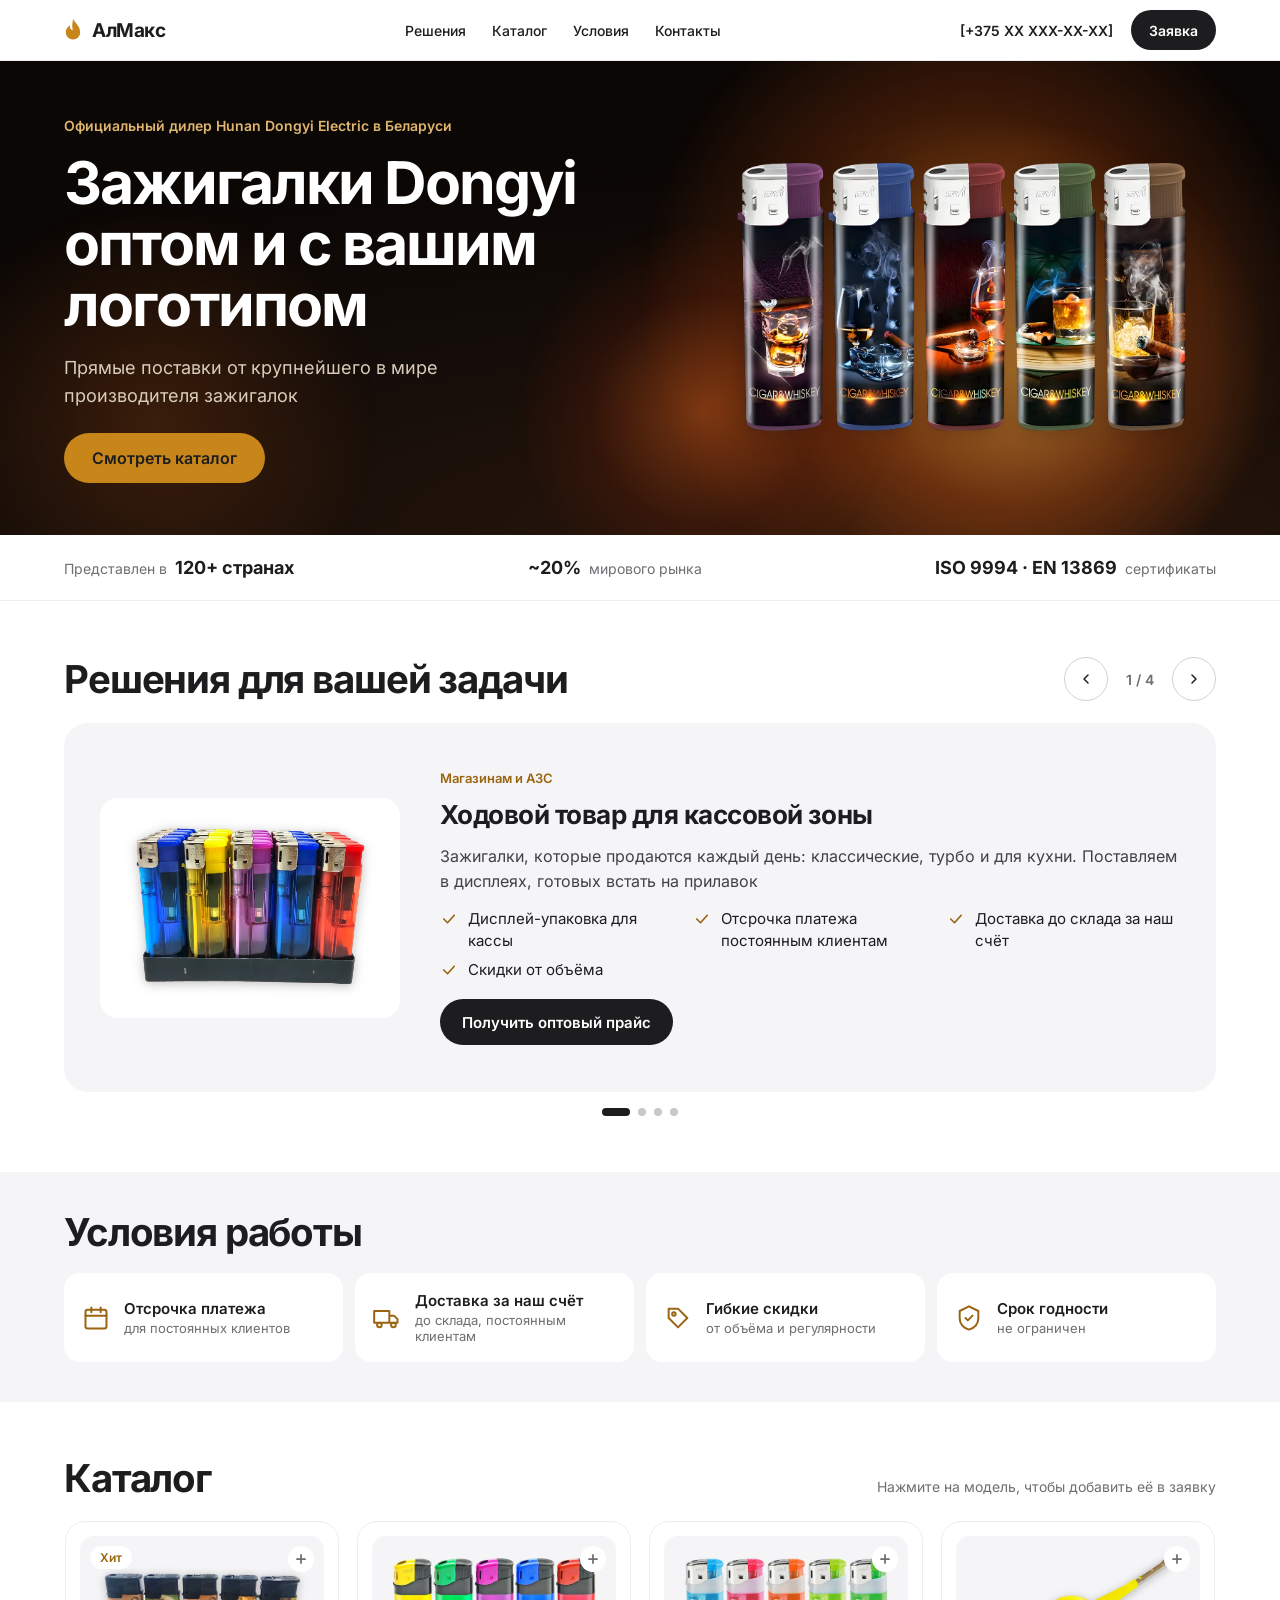
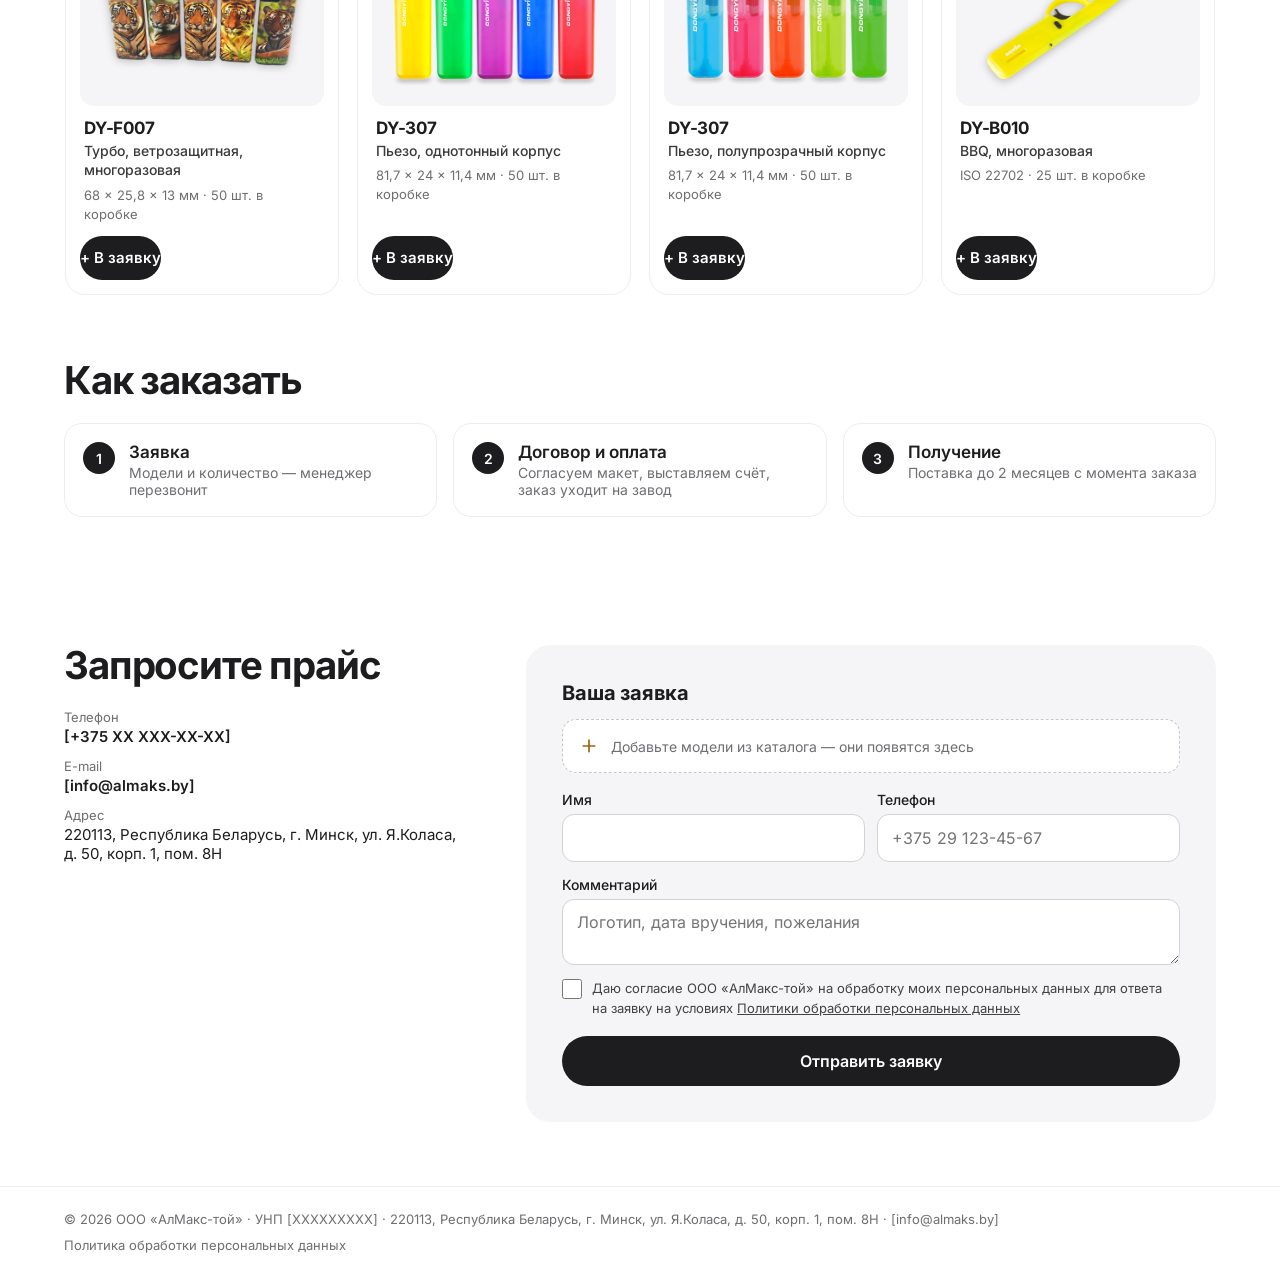
<file: public/index.html>
<!doctype html>
<html lang="ru">
<head>
  <meta charset="utf-8">
  <meta name="viewport" content="width=device-width, initial-scale=1">
  <title>АлМакс — зажигалки Dongyi оптом и с логотипом</title>
  <meta name="description" content="Официальный дилер Hunan Dongyi Electric в Беларуси. Зажигалки оптом, с вашим логотипом и под собственной торговой маркой.">
  <!-- Адрес сайта: замените https://almaks.by/ здесь, в разметке Organization ниже, в robots.txt и sitemap.xml -->
  <link rel="canonical" href="https://almaks.by/">
  <meta name="theme-color" content="#0F0A07">
  <link rel="icon" href="favicon.ico" sizes="any">
  <link rel="icon" href="favicon.svg" type="image/svg+xml">
  <link rel="apple-touch-icon" href="apple-touch-icon.png">
  <meta property="og:type" content="website">
  <meta property="og:locale" content="ru_RU">
  <meta property="og:site_name" content="АлМакс">
  <meta property="og:url" content="https://almaks.by/">
  <meta property="og:title" content="АлМакс — зажигалки Dongyi оптом и с логотипом">
  <meta property="og:description" content="Официальный дилер Hunan Dongyi Electric в Беларуси. Зажигалки оптом, с вашим логотипом и под собственной торговой маркой.">
  <meta property="og:image" content="https://almaks.by/images/og-image.jpg">
  <meta property="og:image:width" content="1200">
  <meta property="og:image:height" content="630">
  <meta property="og:image:alt" content="Зажигалки Dongyi серии Cigar and Whiskey">
  <meta name="twitter:card" content="summary_large_image">
  <link rel="preload" href="fonts/inter-cyrillic-wght-normal.woff2" as="font" type="font/woff2" crossorigin>
  <link rel="stylesheet" href="styles.css">
  <script type="application/ld+json">
  {
    "@context": "https://schema.org",
    "@type": "Organization",
    "name": "ООО «АлМакс-той»",
    "alternateName": "АлМакс",
    "url": "https://almaks.by/",
    "logo": "https://almaks.by/apple-touch-icon.png",
    "telephone": "[+375 XX XXX-XX-XX]",
    "email": "[info@almaks.by]",
    "taxID": "[XXXXXXXXX]",
    "address": {
      "@type": "PostalAddress",
      "streetAddress": "ул. Я.Коласа, д. 50, корп. 1, пом. 8Н",
      "addressLocality": "Минск",
      "postalCode": "220113",
      "addressCountry": "BY"
    }
  }
  </script>
</head>
<body>

<!-- HEADER -->
<header class="header">
  <div class="container header__inner">
    <a class="logo" href="#top">
      <svg width="18" height="24" viewBox="0 0 22 30" aria-hidden="true"><path d="M11 1c3 6 9 9 9 17a9 9 0 0 1-18 0c0-5 3-7 5-9 0 4 1 6 4 6-2-5 0-10 0-14z" fill="#C8861A"/></svg>
      <span>АлМакс</span>
    </a>
    <nav class="nav" aria-label="Основное меню">
      <a href="#solutions">Решения</a>
      <a href="#catalog">Каталог</a>
      <a href="#work">Условия</a>
      <a href="#contact">Контакты</a>
    </nav>
    <div class="header__actions">
      <a class="header__phone" href="tel:+375000000000">[+375 XX XXX-XX-XX]</a>
      <a class="btn btn-dark btn-sm" href="#contact">Заявка<span class="cart-badge" id="cartBadge" hidden>0</span></a>
    </div>
  </div>
</header>

<main>
  <!-- HERO -->
  <section id="top" class="hero">
    <div class="hero__fire" aria-hidden="true">
      <div class="hero__bg"></div>
      <div class="flame fa" style="left:48%;bottom:-26%;width:56%;background:radial-gradient(circle,rgba(255,140,40,.55) 0%,rgba(230,90,20,.22) 38%,rgba(200,60,10,0) 66%)"></div>
      <div class="flame fb" style="left:60%;bottom:-18%;width:40%;background:radial-gradient(circle,rgba(255,190,80,.45) 0%,rgba(255,120,30,.16) 40%,rgba(255,90,0,0) 68%)"></div>
      <div class="flame fc" style="left:40%;bottom:-14%;width:30%;background:radial-gradient(circle,rgba(255,110,30,.4) 0%,rgba(200,50,10,.12) 42%,rgba(160,30,0,0) 70%)"></div>
      <div class="flame fb" style="left:-8%;bottom:-30%;width:40%;background:radial-gradient(circle,rgba(200,90,20,.22) 0%,rgba(160,60,10,0) 62%)"></div>
      <span class="ember" style="--dx:-24px;left:58%;bottom:6%;width:3px;height:3px;background:#FFC46B;animation-duration:6s;animation-delay:0s"></span>
      <span class="ember" style="--dx:30px;left:66%;bottom:4%;width:4px;height:4px;background:#FFA53A;animation-duration:7.5s;animation-delay:1.8s"></span>
      <span class="ember" style="--dx:-12px;left:74%;bottom:8%;width:3px;height:3px;background:#FFD08A;animation-duration:8.5s;animation-delay:3.4s"></span>
      <span class="ember" style="--dx:18px;left:84%;bottom:5%;width:3px;height:3px;background:#FFB347;animation-duration:7s;animation-delay:5s"></span>
      <span class="ember" style="--dx:-36px;left:50%;bottom:3%;width:2px;height:2px;background:#FFC46B;animation-duration:9s;animation-delay:2.6s"></span>
    </div>
    <div class="container hero__inner">
      <div class="hero__text">
        <span class="hero__eyebrow in1">Официальный дилер Hunan Dongyi Electric в Беларуси</span>
        <h1 class="in1">Зажигалки Dongyi оптом и с вашим логотипом</h1>
        <p class="hero__lead in2">Прямые поставки от крупнейшего в мире производителя зажигалок</p>
        <a class="btn btn-gold btn-lg in3" href="#catalog">Смотреть каталог</a>
      </div>
      <div class="hero__media in4">
        <img class="float" src="images/hero-cigar-whiskey.webp" width="1400" height="903" alt="Пьезозажигалки серии Cigar and Whiskey">
      </div>
    </div>
  </section>

  <!-- PROOF -->
  <section class="proof" aria-label="О производителе">
    <dl class="container proof__list">
      <div><dt>Представлен в</dt><dd class="strong">120+ странах</dd></div>
      <div><dt class="strong">~20%</dt><dd>мирового рынка</dd></div>
      <div><dt class="strong">ISO 9994 · EN 13869</dt><dd>сертификаты</dd></div>
    </dl>
  </section>

  <!-- SOLUTIONS SLIDER -->
  <section id="solutions" class="container section" aria-roledescription="карусель" aria-label="Решения для вашей задачи">
    <div class="section__head rv">
      <h2>Решения для вашей задачи</h2>
      <div class="slider__controls">
        <button class="arrow" type="button" data-slide="prev" aria-label="Предыдущее решение"><svg width="16" height="16" viewBox="0 0 24 24" fill="none" stroke="currentColor" stroke-width="2.2" stroke-linecap="round" stroke-linejoin="round" aria-hidden="true"><path d="M15 18l-6-6 6-6"/></svg></button>
        <span class="slider__pos" id="slidePos">1 / 4</span>
        <button class="arrow" type="button" data-slide="next" aria-label="Следующее решение"><svg width="16" height="16" viewBox="0 0 24 24" fill="none" stroke="currentColor" stroke-width="2.2" stroke-linecap="round" stroke-linejoin="round" aria-hidden="true"><path d="M9 6l6 6-6 6"/></svg></button>
      </div>
    </div>
    <div class="slider rv">
      <div class="slider__track" id="track">

        <div class="slide" role="group" aria-roledescription="слайд" aria-label="1 из 4" data-label="Магазинам и АЗС">
          <div class="slide__media"><img src="images/solution-shops.webp" width="1000" height="724" loading="lazy" alt="Дисплей с прозрачными зажигалками для кассовой зоны"></div>
          <div class="slide__body">
            <span class="slide__label">Магазинам и АЗС</span>
            <h3>Ходовой товар для кассовой зоны</h3>
            <p>Зажигалки, которые продаются каждый день: классические, турбо и для кухни. Поставляем в дисплеях, готовых встать на прилавок</p>
            <ul class="checks">
              <li>Дисплей-упаковка для кассы</li>
              <li>Отсрочка платежа постоянным клиентам</li>
              <li>Доставка до склада за наш счёт</li>
              <li>Скидки от объёма</li>
            </ul>
            <a class="btn btn-dark" href="#contact">Получить оптовый прайс</a>
          </div>
        </div>

        <div class="slide" role="group" aria-roledescription="слайд" aria-label="2 из 4" data-label="Корпоративным подаркам">
          <div class="slide__media"><img src="images/solution-gifts.webp" width="1000" height="593" loading="lazy" alt="Подарочные зажигалки серии «Тигр»"></div>
          <div class="slide__body">
            <span class="slide__label">Корпоративным подаркам</span>
            <h3>Подарок с логотипом, который будут носить с собой</h3>
            <p>Практичный сувенир для коллег, партнёров и клиентов: на 23 февраля, Новый год, юбилей компании или выставку</p>
            <ul class="checks">
              <li>Ваш логотип и слоган на корпусе</li>
              <li>Стильные мужские серии принтов</li>
              <li>Макет согласуем до производства</li>
              <li>Один договор и счёт для бухгалтерии</li>
            </ul>
            <a class="btn btn-dark" href="#contact">Рассчитать тираж с логотипом</a>
          </div>
        </div>

        <div class="slide" role="group" aria-roledescription="слайд" aria-label="3 из 4" data-label="Своей торговой марке">
          <div class="slide__media"><img src="images/solution-brand.webp" width="1000" height="636" loading="lazy" alt="Зажигалки с фирменным принтом серии Fashion"></div>
          <div class="slide__body">
            <span class="slide__label">Своей торговой марке</span>
            <h3>Зажигалки под вашим брендом</h3>
            <p>Собственная торговая марка с производством на заводе Dongyi</p>
            <ul class="checks">
              <li>Дизайн корпуса под ваш бренд</li>
              <li>Блистерная упаковка для полки</li>
              <li>Готовые серии принтов на выбор</li>
              <li>Сертифицированная продукция</li>
            </ul>
            <a class="btn btn-dark" href="#contact">Заказать под своей маркой</a>
          </div>
        </div>

        <div class="slide" role="group" aria-roledescription="слайд" aria-label="4 из 4" data-label="Хозтоварам и HoReCa">
          <div class="slide__media slide__media--photo"><img src="images/solution-horeca.webp" width="1048" height="1400" loading="lazy" alt="Цветные BBQ-зажигалки с длинным стволом"></div>
          <div class="slide__body">
            <span class="slide__label">Хозтоварам и HoReCa</span>
            <h3>BBQ-зажигалка для кухни, гриля и камина</h3>
            <p>DY-B010 — многоразовая зажигалка с длинным стволом. Ходовой товар для хозяйственных отделов, супермаркетов, ресторанов и гриль-баров</p>
            <ul class="checks">
              <li>Длинный ствол — рука дальше от огня</li>
              <li>Многоразовая, заправляемая</li>
              <li>Стандарт ISO 22702</li>
              <li>25 шт. в коробке</li>
            </ul>
            <a class="btn btn-dark" href="#contact">Получить прайс на DY-B010</a>
          </div>
        </div>

      </div>
    </div>
    <div class="slider__dots" id="dots"></div>
  </section>

  <!-- TERMS -->
  <section id="work" class="terms">
    <div class="container terms__inner">
      <h2 class="rv">Условия работы</h2>
      <ul class="terms__list rv">
        <li><svg width="28" height="28" viewBox="0 0 24 24" fill="none" stroke="#9A6410" stroke-width="1.7" stroke-linecap="round" stroke-linejoin="round" aria-hidden="true"><rect x="3" y="5" width="18" height="16" rx="2"/><path d="M3 10h18M8 3v4M16 3v4"/></svg><span><b>Отсрочка платежа</b><small>для постоянных клиентов</small></span></li>
        <li><svg width="28" height="28" viewBox="0 0 24 24" fill="none" stroke="#9A6410" stroke-width="1.7" stroke-linecap="round" stroke-linejoin="round" aria-hidden="true"><path d="M1 6h13v10H1zM14 10h4l3 3v3h-7z"/><circle cx="5.5" cy="18" r="2"/><circle cx="17.5" cy="18" r="2"/></svg><span><b>Доставка за наш счёт</b><small>до склада, постоянным клиентам</small></span></li>
        <li><svg width="28" height="28" viewBox="0 0 24 24" fill="none" stroke="#9A6410" stroke-width="1.7" stroke-linecap="round" stroke-linejoin="round" aria-hidden="true"><path d="M20 12 12 20l-8-8V4h8z"/><circle cx="8.5" cy="8.5" r="1.5"/></svg><span><b>Гибкие скидки</b><small>от объёма и регулярности</small></span></li>
        <li><svg width="28" height="28" viewBox="0 0 24 24" fill="none" stroke="#9A6410" stroke-width="1.7" stroke-linecap="round" stroke-linejoin="round" aria-hidden="true"><path d="M12 2 4 6v6c0 5 3.5 8.5 8 10 4.5-1.5 8-5 8-10V6z"/><path d="m9 12 2 2 4-4"/></svg><span><b>Срок годности</b><small>не ограничен</small></span></li>
      </ul>
    </div>
  </section>

  <!-- CATALOG -->
  <section id="catalog" class="container section">
    <div class="section__head section__head--baseline rv">
      <h2>Каталог</h2>
      <span class="muted">Нажмите на модель, чтобы добавить её в заявку</span>
    </div>
    <div class="catalog" id="catalogGrid"><!-- карточки строит script.js из списка PRODUCTS --></div>
  </section>

  <!-- HOW TO ORDER -->
  <section id="order" class="container section section--tight">
    <h2 class="rv">Как заказать</h2>
    <ol class="steps rv">
      <li><span class="steps__num">1</span><span><b>Заявка</b><small>Модели и количество — менеджер перезвонит</small></span></li>
      <li><span class="steps__num">2</span><span><b>Договор и оплата</b><small>Согласуем макет, выставляем счёт, заказ уходит на завод</small></span></li>
      <li><span class="steps__num">3</span><span><b>Получение</b><small>Поставка до 2 месяцев с момента заказа</small></span></li>
    </ol>
  </section>

  <!-- CONTACT + ORDER -->
  <section id="contact" class="container section">
    <div class="contact">
      <div class="contact__info rv">
        <h2>Запросите прайс</h2>
        <div class="contact__list">
          <span><small>Телефон</small><b>[+375 XX XXX-XX-XX]</b></span>
          <span><small>E-mail</small><b>[info@almaks.by]</b></span>
          <span><small>Адрес</small>220113, Республика Беларусь, г. Минск, ул. Я.Коласа, д. 50, корп. 1, пом. 8Н</span>
        </div>
      </div>

      <div class="contact__form rv">
        <form id="orderForm" novalidate>
          <div class="form__head">
            <h3>Ваша заявка</h3>
            <span class="muted" id="cartSummary"></span>
          </div>
          <a href="#catalog" class="cart-empty" id="cartEmpty"><svg width="20" height="20" viewBox="0 0 24 24" fill="none" stroke="#9A6410" stroke-width="2" stroke-linecap="round" aria-hidden="true"><path d="M12 5v14M5 12h14"/></svg>Добавьте модели из каталога — они появятся здесь</a>
          <table class="cart" id="cartTable" hidden>
            <thead>
              <tr><th scope="col">Модель</th><th scope="col" class="cart__qty">Количество, шт.</th><th scope="col" class="cart__rm"><span class="sr-only">Удалить</span></th></tr>
            </thead>
            <tbody id="cartBody"></tbody>
          </table>
          <div class="form__grid">
            <label>Имя<input type="text" name="name" autocomplete="name" maxlength="100" required></label>
            <label>Телефон<input type="tel" name="phone" autocomplete="tel" inputmode="tel" maxlength="25" placeholder="+375 29 123-45-67" required></label>
          </div>
          <label>Комментарий<textarea name="comment" rows="2" maxlength="2000" placeholder="Логотип, дата вручения, пожелания"></textarea></label>
          <!-- ловушка для ботов: человек это поле не видит и не заполняет -->
          <div class="hp" aria-hidden="true"><label>Сайт<input type="text" name="website" tabindex="-1" autocomplete="off"></label></div>
          <label class="form__check"><input type="checkbox" name="consent" required><span>Даю согласие ООО «АлМакс-той» на обработку моих персональных данных для ответа на заявку на условиях <a href="privacy.html" target="_blank">Политики обработки персональных данных</a></span></label>
          <div class="captcha" id="captcha"></div>
          <p class="form__error" id="formError" role="alert" hidden></p>
          <button class="btn btn-dark btn-lg" type="submit" id="submitBtn">Отправить заявку</button>
        </form>
        <div class="sent" id="sentBox" hidden>
          <svg width="44" height="44" viewBox="0 0 24 24" fill="none" stroke="#1F8A3B" stroke-width="1.8" stroke-linecap="round" stroke-linejoin="round" aria-hidden="true"><circle cx="12" cy="12" r="10"/><path d="m8 12 3 3 5-6"/></svg>
          <span class="sent__title">Заявка отправлена</span>
          <p>Менеджер свяжется с вами в рабочее время</p>
          <button type="button" class="link-btn" id="sendAgain">Отправить ещё одну ›</button>
        </div>
      </div>
    </div>
  </section>
</main>

<footer class="footer">
  <div class="container footer__inner">
    <span>© 2026 ООО «АлМакс-той» · УНП [XXXXXXXXX] · 220113, Республика Беларусь, г. Минск, ул. Я.Коласа, д. 50, корп. 1, пом. 8Н · [info@almaks.by]</span>
    <a href="privacy.html">Политика обработки персональных данных</a>
  </div>
</footer>

<script src="script.js"></script>
</body>
</html>
</file>
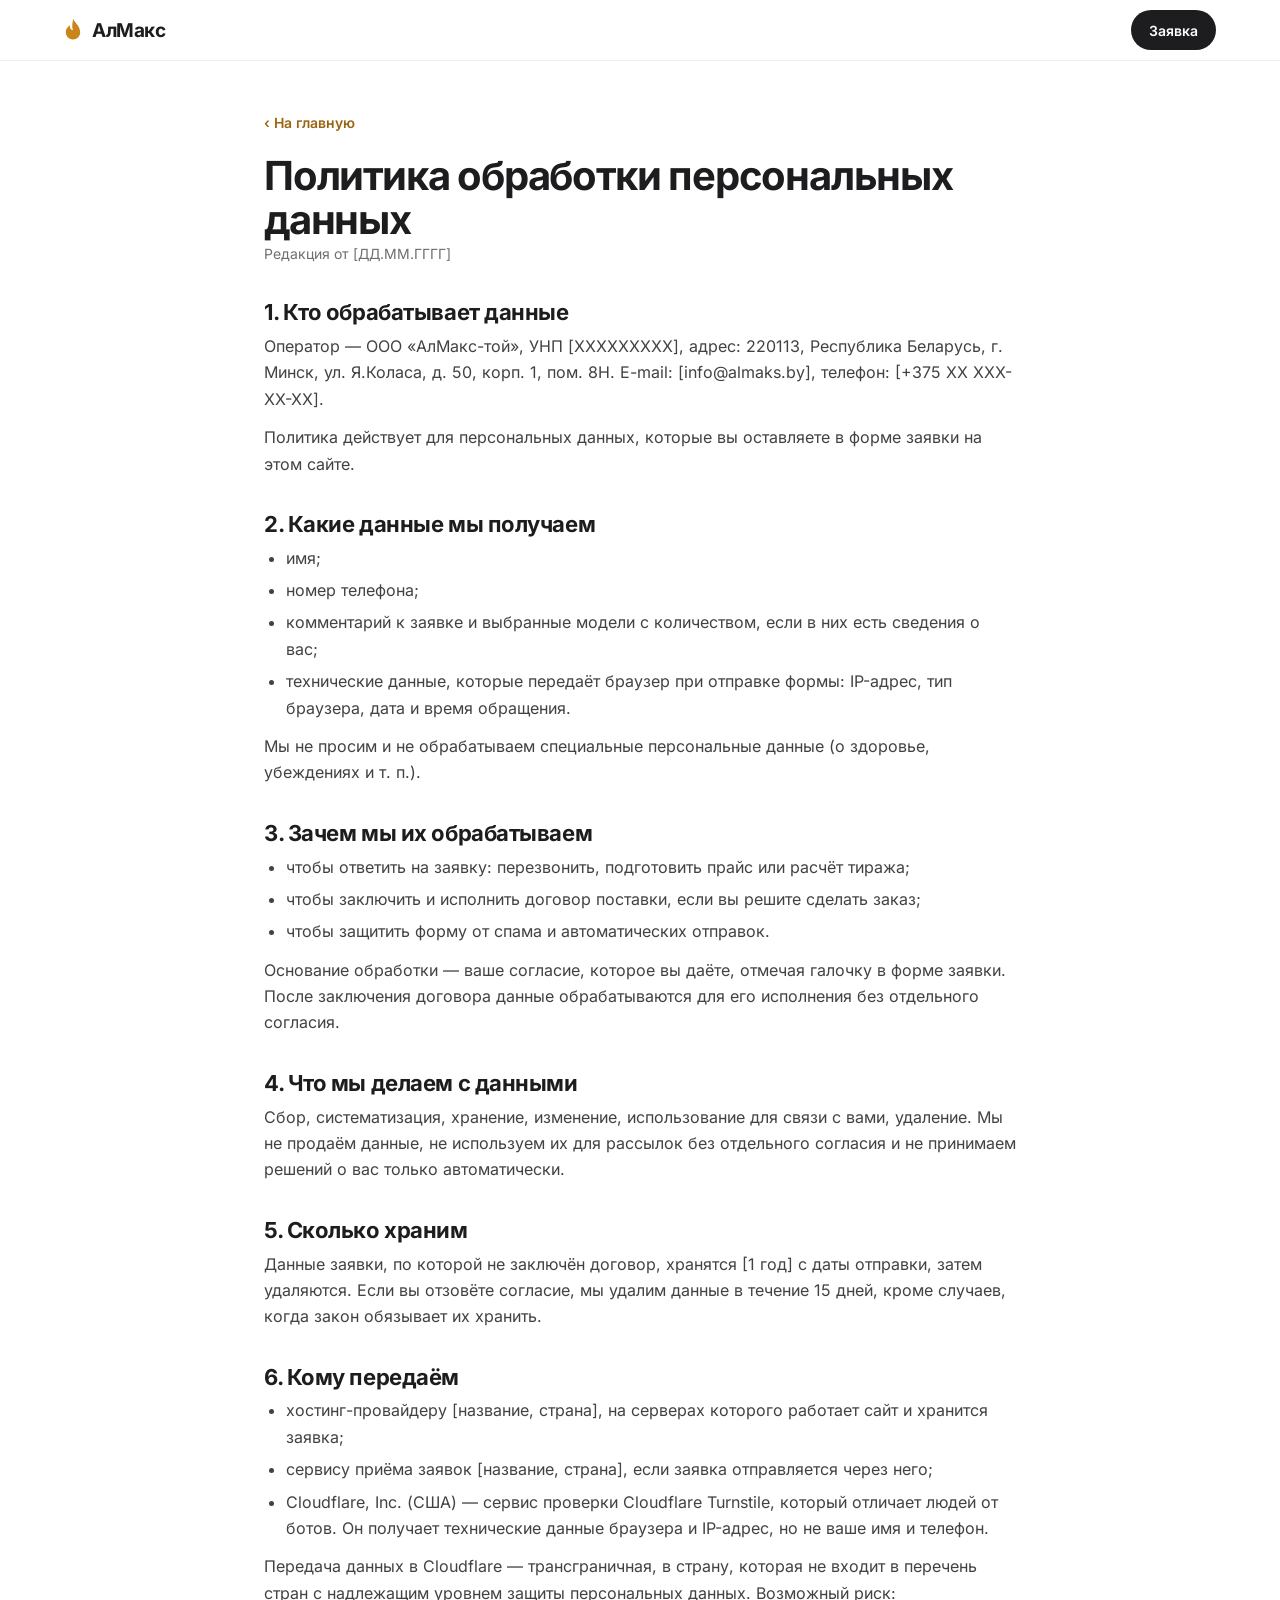
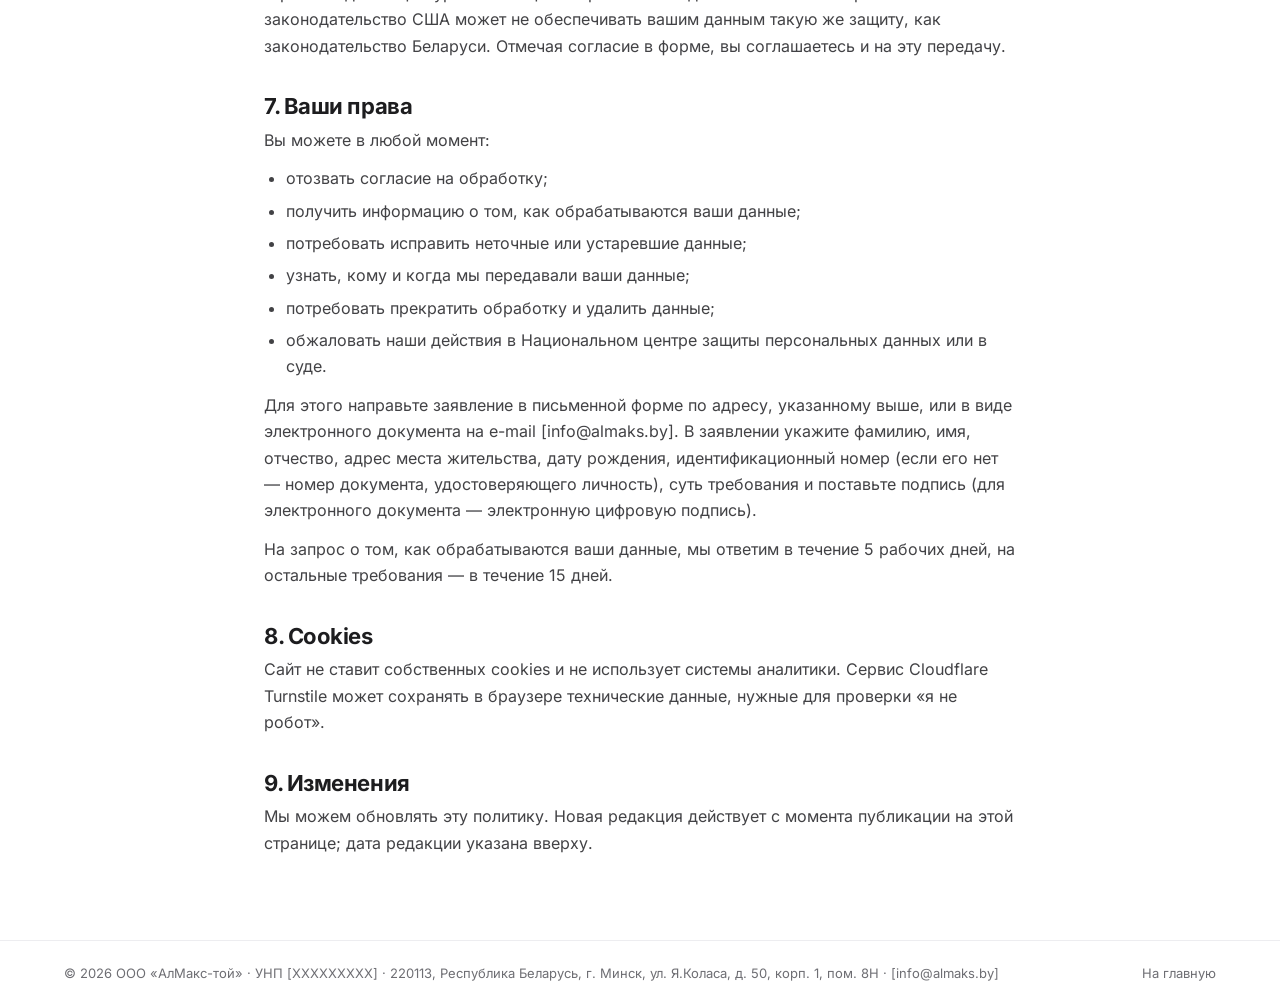
<file: public/privacy.html>
<!doctype html>
<html lang="ru">
<head>
  <meta charset="utf-8">
  <meta name="viewport" content="width=device-width, initial-scale=1">
  <title>Политика обработки персональных данных — АлМакс</title>
  <meta name="description" content="Как ООО «АлМакс-той» обрабатывает персональные данные, полученные через заявку на сайте.">
  <link rel="canonical" href="https://almaks.by/privacy.html">
  <meta name="theme-color" content="#0F0A07">
  <link rel="icon" href="favicon.ico" sizes="any">
  <link rel="icon" href="favicon.svg" type="image/svg+xml">
  <link rel="apple-touch-icon" href="apple-touch-icon.png">
  <link rel="preload" href="fonts/inter-cyrillic-wght-normal.woff2" as="font" type="font/woff2" crossorigin>
  <link rel="stylesheet" href="styles.css">
</head>
<body>

<header class="header">
  <div class="container header__inner">
    <a class="logo" href="index.html">
      <svg width="18" height="24" viewBox="0 0 22 30" aria-hidden="true"><path d="M11 1c3 6 9 9 9 17a9 9 0 0 1-18 0c0-5 3-7 5-9 0 4 1 6 4 6-2-5 0-10 0-14z" fill="#C8861A"/></svg>
      <span>АлМакс</span>
    </a>
    <div class="header__actions">
      <a class="btn btn-dark btn-sm" href="index.html#contact">Заявка</a>
    </div>
  </div>
</header>

<!--
  Шаблон политики по Закону Республики Беларусь от 07.05.2021 № 99-З «О защите персональных данных».
  Перед публикацией: замените значения в [квадратных скобках] и покажите текст юристу.
-->
<main class="container doc">
  <a class="doc__back" href="index.html">‹ На главную</a>
  <h1>Политика обработки персональных данных</h1>
  <p class="doc__meta">Редакция от [ДД.ММ.ГГГГ]</p>

  <h2>1. Кто обрабатывает данные</h2>
  <p>Оператор — ООО «АлМакс-той», УНП [XXXXXXXXX], адрес: 220113, Республика Беларусь, г. Минск, ул. Я.Коласа, д. 50, корп. 1, пом. 8Н. E-mail: [info@almaks.by], телефон: [+375 XX XXX-XX-XX].</p>
  <p>Политика действует для персональных данных, которые вы оставляете в форме заявки на этом сайте.</p>

  <h2>2. Какие данные мы получаем</h2>
  <ul>
    <li>имя;</li>
    <li>номер телефона;</li>
    <li>комментарий к заявке и выбранные модели с количеством, если в них есть сведения о вас;</li>
    <li>технические данные, которые передаёт браузер при отправке формы: IP-адрес, тип браузера, дата и время обращения.</li>
  </ul>
  <p>Мы не просим и не обрабатываем специальные персональные данные (о здоровье, убеждениях и т. п.).</p>

  <h2>3. Зачем мы их обрабатываем</h2>
  <ul>
    <li>чтобы ответить на заявку: перезвонить, подготовить прайс или расчёт тиража;</li>
    <li>чтобы заключить и исполнить договор поставки, если вы решите сделать заказ;</li>
    <li>чтобы защитить форму от спама и автоматических отправок.</li>
  </ul>
  <p>Основание обработки — ваше согласие, которое вы даёте, отмечая галочку в форме заявки. После заключения договора данные обрабатываются для его исполнения без отдельного согласия.</p>

  <h2>4. Что мы делаем с данными</h2>
  <p>Сбор, систематизация, хранение, изменение, использование для связи с вами, удаление. Мы не продаём данные, не используем их для рассылок без отдельного согласия и не принимаем решений о вас только автоматически.</p>

  <h2>5. Сколько храним</h2>
  <p>Данные заявки, по которой не заключён договор, хранятся [1 год] с даты отправки, затем удаляются. Если вы отзовёте согласие, мы удалим данные в течение 15 дней, кроме случаев, когда закон обязывает их хранить.</p>

  <h2>6. Кому передаём</h2>
  <ul>
    <li>хостинг-провайдеру [название, страна], на серверах которого работает сайт и хранится заявка;</li>
    <li>сервису приёма заявок [название, страна], если заявка отправляется через него;</li>
    <li>Cloudflare, Inc. (США) — сервис проверки Cloudflare Turnstile, который отличает людей от ботов. Он получает технические данные браузера и IP-адрес, но не ваше имя и телефон.</li>
  </ul>
  <p>Передача данных в Cloudflare — трансграничная, в страну, которая не входит в перечень стран с надлежащим уровнем защиты персональных данных. Возможный риск: законодательство США может не обеспечивать вашим данным такую же защиту, как законодательство Беларуси. Отмечая согласие в форме, вы соглашаетесь и на эту передачу.</p>

  <h2>7. Ваши права</h2>
  <p>Вы можете в любой момент:</p>
  <ul>
    <li>отозвать согласие на обработку;</li>
    <li>получить информацию о том, как обрабатываются ваши данные;</li>
    <li>потребовать исправить неточные или устаревшие данные;</li>
    <li>узнать, кому и когда мы передавали ваши данные;</li>
    <li>потребовать прекратить обработку и удалить данные;</li>
    <li>обжаловать наши действия в Национальном центре защиты персональных данных или в суде.</li>
  </ul>
  <p>Для этого направьте заявление в письменной форме по адресу, указанному выше, или в виде электронного документа на e-mail [info@almaks.by]. В заявлении укажите фамилию, имя, отчество, адрес места жительства, дату рождения, идентификационный номер (если его нет — номер документа, удостоверяющего личность), суть требования и поставьте подпись (для электронного документа — электронную цифровую подпись).</p>
  <p>На запрос о том, как обрабатываются ваши данные, мы ответим в течение 5 рабочих дней, на остальные требования — в течение 15 дней.</p>

  <h2>8. Cookies</h2>
  <p>Сайт не ставит собственных cookies и не использует системы аналитики. Сервис Cloudflare Turnstile может сохранять в браузере технические данные, нужные для проверки «я не робот».</p>

  <h2>9. Изменения</h2>
  <p>Мы можем обновлять эту политику. Новая редакция действует с момента публикации на этой странице; дата редакции указана вверху.</p>
</main>

<footer class="footer">
  <div class="container footer__inner">
    <span>© 2026 ООО «АлМакс-той» · УНП [XXXXXXXXX] · 220113, Республика Беларусь, г. Минск, ул. Я.Коласа, д. 50, корп. 1, пом. 8Н · [info@almaks.by]</span>
    <a href="index.html">На главную</a>
  </div>
</footer>

</body>
</html>
</file>
<file: public/styles.css>
/* ===== АлМакс — стили ===== */

/* Шрифт Inter (SIL OFL 1.1) лежит в fonts/: вариативный, одним файлом закрывает 400–700 */
@font-face {
  font-family: Inter;
  font-style: normal;
  font-weight: 100 900;
  font-display: swap;
  src: url(fonts/inter-cyrillic-wght-normal.woff2) format('woff2');
  unicode-range: U+0301, U+0400-045F, U+0490-0491, U+04B0-04B1, U+2116;
}
@font-face {
  font-family: Inter;
  font-style: normal;
  font-weight: 100 900;
  font-display: swap;
  src: url(fonts/inter-latin-wght-normal.woff2) format('woff2');
  unicode-range: U+0000-00FF, U+0131, U+0152-0153, U+02BB-02BC, U+02C6, U+02DA, U+02DC, U+0304, U+0308, U+0329, U+2000-206F, U+20AC, U+2122, U+2191, U+2193, U+2212, U+2215, U+FEFF, U+FFFD;
}

:root {
  --ink: #1D1D1F;
  --ink-2: #3A3A3C;
  --text-2: #424245;
  --muted: #6E6E73;
  --line: #EDEDF0;
  --line-2: #D2D2D7;
  --bg-soft: #F5F5F7;
  --gold: #C8861A;
  --gold-hover: #D9962A;
  --gold-text: #9A6410;
  --radius-pill: 980px;
}

*, *::before, *::after { box-sizing: border-box; }
html { scroll-behavior: smooth; scroll-padding-top: 72px; }
body {
  margin: 0;
  font-family: Inter, -apple-system, system-ui, sans-serif;
  color: var(--ink);
  background: #FFFFFF;
  -webkit-font-smoothing: antialiased;
}
img { display: block; max-width: 100%; height: auto; }
a { color: var(--ink); }
a:hover { color: var(--gold-text); }
input, textarea, button, select { font-family: inherit; }
h1, h2, h3 { margin: 0; }
h2 { font-size: clamp(28px, 3vw, 40px); font-weight: 700; letter-spacing: -0.03em; line-height: 1.08; }
.muted { font-size: 14px; color: var(--muted); }
.sr-only { position: absolute; width: 1px; height: 1px; overflow: hidden; clip: rect(0 0 0 0); white-space: nowrap; }

.container { max-width: 1200px; margin: 0 auto; padding-left: 24px; padding-right: 24px; }
.section { padding-top: 56px; padding-bottom: 56px; }
.section--tight { padding-top: 8px; padding-bottom: 64px; }
.section--tight > h2 { margin-bottom: 22px; }
.section__head { display: flex; flex-wrap: wrap; justify-content: space-between; align-items: center; gap: 16px; margin-bottom: 22px; }
.section__head--baseline { align-items: baseline; gap: 10px; margin-bottom: 20px; }

/* ===== Кнопки ===== */
.btn {
  display: inline-flex; align-items: center; justify-content: center; gap: 8px;
  min-height: 46px; padding: 0 22px; border: none; border-radius: var(--radius-pill);
  font-size: 15px; font-weight: 600; text-decoration: none; cursor: pointer;
  transition: transform .25s ease, background-color .25s ease, box-shadow .25s ease;
}
.btn:hover { transform: translateY(-1px); }
.btn-dark { background: var(--ink); color: #FFFFFF; }
.btn-dark:hover { background: var(--ink-2); color: #FFFFFF; }
.btn-gold { background: var(--gold); color: var(--ink); }
.btn-gold:hover { background: var(--gold-hover); color: var(--ink); box-shadow: 0 10px 26px rgba(200,134,26,.35); }
.btn-sm { min-height: 40px; padding: 0 18px; font-size: 14px; }
.btn-lg { min-height: 50px; padding: 0 28px; font-size: 16px; }

/* ===== Шапка ===== */
.header {
  position: sticky; top: 0; z-index: 10;
  background: rgba(255,255,255,.88);
  -webkit-backdrop-filter: saturate(180%) blur(16px);
  backdrop-filter: saturate(180%) blur(16px);
  border-bottom: 1px solid var(--line);
}
.header__inner { min-height: 60px; display: flex; flex-wrap: wrap; align-items: center; justify-content: space-between; gap: 8px 28px; }
.logo { display: flex; align-items: center; gap: 10px; text-decoration: none; font-size: 19px; font-weight: 700; letter-spacing: -0.02em; }
.nav { display: flex; flex-wrap: wrap; gap: 4px 26px; font-size: 14px; font-weight: 500; }
.nav a { text-decoration: none; transition: color .25s ease; }
.header__actions { display: flex; align-items: center; gap: 18px; }
.header__phone { font-size: 14px; font-weight: 600; text-decoration: none; white-space: nowrap; }
.cart-badge {
  min-width: 20px; height: 20px; padding: 0 6px; border-radius: 10px;
  background: var(--gold); color: var(--ink); font-size: 12px;
  display: inline-flex; align-items: center; justify-content: center;
}
.cart-badge[hidden] { display: none; }

/* ===== Hero с огнём ===== */
.hero { position: relative; overflow: hidden; background: #0F0A07; color: #FFFFFF; }
.hero__fire { position: absolute; inset: 0; overflow: hidden; }
.hero__bg { position: absolute; inset: 0; background: radial-gradient(120% 80% at 70% 100%, #2A170C 0%, #140D09 55%, #0B0705 100%); }
.flame { position: absolute; aspect-ratio: 1 / 1; border-radius: 50%; will-change: transform, opacity; pointer-events: none; }
.ember { position: absolute; border-radius: 50%; opacity: 0; }
.hero__inner { position: relative; padding-top: 56px; padding-bottom: 52px; display: flex; flex-wrap: wrap; align-items: center; gap: 24px 40px; }
.hero__text { flex: 1.15 1 440px; min-width: 0; display: flex; flex-direction: column; align-items: flex-start; gap: 18px; }
.hero__eyebrow { font-size: 14px; font-weight: 600; color: #E0B56E; }
.hero h1 { font-size: clamp(36px, 4.6vw, 60px); font-weight: 700; line-height: 1.04; letter-spacing: -0.035em; }
.hero__lead { margin: 0; font-size: 18px; line-height: 1.55; color: #D9CCBA; max-width: 500px; }
.hero .btn { margin-top: 6px; }
.hero__media { flex: 1 1 360px; min-width: 0; display: flex; justify-content: center; }
.hero__media img { width: 100%; max-width: 500px; }

/* ===== Факты ===== */
.proof { border-bottom: 1px solid var(--line); }
.proof__list { margin: 0 auto; padding-top: 22px; padding-bottom: 22px; display: flex; flex-wrap: wrap; justify-content: space-between; gap: 12px 32px; font-size: 14px; color: var(--muted); }
.proof__list div { display: flex; gap: 8px; align-items: baseline; }
.proof__list dt, .proof__list dd { margin: 0; }
.proof__list .strong { font-size: 18px; font-weight: 700; color: var(--ink); }

/* ===== Слайдер решений ===== */
.slider__controls { display: flex; align-items: center; gap: 10px; }
.slider__pos { min-width: 44px; text-align: center; font-size: 14px; font-weight: 600; color: var(--muted); }
.arrow {
  width: 44px; height: 44px; border-radius: 50%; border: 1px solid var(--line-2);
  background: #FFFFFF; color: var(--ink); cursor: pointer;
  display: flex; align-items: center; justify-content: center;
  transition: background-color .25s ease, border-color .25s ease, color .25s ease;
}
.arrow:hover { background: var(--ink); color: #FFFFFF; border-color: var(--ink); }
.slider { overflow: hidden; border-radius: 24px; touch-action: pan-y; }
.slider__track { display: flex; transition: transform .6s cubic-bezier(.65,0,.35,1); }
.slide {
  flex: 0 0 100%; min-width: 0; background: var(--bg-soft);
  padding: clamp(22px, 3vw, 36px);
  display: flex; flex-wrap: wrap; align-items: center; gap: 24px 40px;
}
.slide__media {
  flex: 0 1 300px; min-width: 220px; height: 220px; border-radius: 18px; overflow: hidden;
  background: #FFFFFF; padding: 18px; display: flex; align-items: center; justify-content: center;
}
.slide__media img { max-height: 100%; object-fit: contain; }
.slide__media--photo { padding: 0; }
.slide__media--photo img { width: 100%; height: 100%; max-height: none; object-fit: cover; object-position: center 45%; }
.slide__body { flex: 1 1 380px; min-width: 0; display: flex; flex-direction: column; gap: 14px; }
.slide__label { font-size: 13px; font-weight: 600; color: var(--gold-text); }
.slide h3 { font-size: 26px; font-weight: 700; letter-spacing: -0.02em; line-height: 1.15; }
.slide p { margin: 0; font-size: 16px; line-height: 1.55; color: var(--text-2); }
.slide .btn { align-self: flex-start; margin-top: 4px; }
.checks { margin: 0; padding: 0; list-style: none; display: grid; grid-template-columns: repeat(auto-fit, minmax(200px, 1fr)); gap: 8px 20px; }
.checks li { position: relative; padding-left: 28px; font-size: 15px; line-height: 1.45; }
.checks li::before {
  content: ""; position: absolute; left: 0; top: 2px; width: 18px; height: 18px;
  background: url("data:image/svg+xml,%3Csvg xmlns='http://www.w3.org/2000/svg' viewBox='0 0 24 24' fill='none' stroke='%239A6410' stroke-width='2.2' stroke-linecap='round' stroke-linejoin='round'%3E%3Cpath d='m5 12 5 5 9-10'/%3E%3C/svg%3E") no-repeat center / contain;
}
.slider__dots { display: flex; justify-content: center; gap: 8px; margin-top: 16px; }
.dot { width: 8px; height: 8px; padding: 0; border: none; border-radius: 4px; background: #C7C7CC; cursor: pointer; transition: width .35s ease, background-color .35s ease; }
.dot[aria-current="true"] { width: 28px; background: var(--ink); }

/* ===== Условия ===== */
.terms { background: var(--bg-soft); }
.terms__inner { padding-top: 40px; padding-bottom: 40px; }
.terms h2 { margin-bottom: 20px; }
.terms__list { margin: 0; padding: 0; list-style: none; display: grid; grid-template-columns: repeat(auto-fit, minmax(230px, 1fr)); gap: 12px; }
.terms__list li { border-radius: 16px; background: #FFFFFF; padding: 18px; display: flex; gap: 14px; align-items: center; }
.terms__list svg { flex: none; }
.terms__list span, .steps li > span:last-child { display: flex; flex-direction: column; gap: 2px; }
.terms__list b { font-size: 15px; font-weight: 600; }
.terms__list small { font-size: 13px; color: var(--muted); }

/* ===== Каталог ===== */
.catalog { display: grid; grid-template-columns: repeat(auto-fill, minmax(250px, 1fr)); gap: 16px; }
.card {
  display: flex; flex-direction: column; gap: 10px; text-align: left;
  padding: 14px; margin: 1px; border-radius: 20px; border: 1px solid var(--line);
  background: #FFFFFF; color: var(--ink); font: inherit; cursor: pointer;
  transition: transform .35s ease, border-color .25s ease, box-shadow .35s ease;
}
.card:hover { transform: translateY(-3px); box-shadow: 0 12px 26px rgba(0,0,0,.08); }
.card[aria-pressed="true"] { border: 2px solid var(--gold); margin: 0; }
.card__media {
  position: relative; display: flex; height: 170px; border-radius: 14px; background: var(--bg-soft);
  overflow: hidden; align-items: center; justify-content: center; padding: 14px;
}
.card__media img { max-height: 100%; object-fit: contain; transition: transform .6s cubic-bezier(.2,.7,.2,1); }
.card:hover .card__media img { transform: scale(1.06); }
.card__badge { position: absolute; z-index: 1; top: 10px; left: 10px; padding: 4px 10px; border-radius: var(--radius-pill); background: #FFFFFF; font-size: 12px; font-weight: 600; color: var(--gold-text); }
.card__check {
  position: absolute; z-index: 1; top: 10px; right: 10px; width: 26px; height: 26px; border-radius: 50%;
  display: flex; align-items: center; justify-content: center; background: #FFFFFF; color: var(--muted);
  transition: background-color .25s ease, color .25s ease;
}
.card[aria-pressed="true"] .card__check { background: var(--gold); color: var(--ink); }
.card__text { display: flex; flex-direction: column; gap: 3px; padding: 2px 4px; }
.card__sku { font-size: 17px; font-weight: 700; letter-spacing: -0.01em; }
.card__name { font-size: 14px; font-weight: 500; color: var(--ink-2); line-height: 1.4; }
.card__spec { margin-top: 3px; font-size: 13px; color: var(--muted); line-height: 1.45; }
.card__add {
  margin-top: auto; display: flex; align-items: center; justify-content: center; min-height: 44px;
  border-radius: var(--radius-pill); font-size: 15px; font-weight: 600;
  background: var(--ink); color: #FFFFFF; transition: background-color .25s ease, color .25s ease;
}
.card:hover .card__add { background: var(--ink-2); }
.card[aria-pressed="true"] .card__add { background: var(--gold); color: var(--ink); }
.card[aria-pressed="true"]:hover .card__add { background: var(--gold-hover); }

/* ===== Как заказать ===== */
.steps { list-style: none; margin: 0; padding: 0; display: grid; grid-template-columns: repeat(auto-fit, minmax(260px, 1fr)); gap: 16px; }
.steps li { display: flex; gap: 14px; align-items: flex-start; padding: 18px; border-radius: 18px; border: 1px solid var(--line); }
.steps__num { flex: none; width: 32px; height: 32px; border-radius: 50%; background: var(--ink); color: #FFFFFF; font-size: 14px; font-weight: 600; display: flex; align-items: center; justify-content: center; }
.steps b { font-size: 17px; font-weight: 600; }
.steps small { font-size: 14px; color: var(--muted); }

/* ===== Контакты и заявка ===== */
#contact { padding-top: 64px; padding-bottom: 64px; }
.contact { display: flex; flex-wrap: wrap; gap: 40px 56px; }
.contact__info { flex: 1 1 300px; min-width: 0; display: flex; flex-direction: column; gap: 16px; }
.contact__list { display: flex; flex-direction: column; gap: 12px; margin-top: 6px; font-size: 15px; }
.contact__list span { display: flex; flex-direction: column; gap: 2px; }
.contact__list small { font-size: 13px; color: var(--muted); }
.contact__list b { font-weight: 600; }
.contact__form { flex: 1.6 1 520px; min-width: 0; border-radius: 24px; background: var(--bg-soft); padding: clamp(22px, 3vw, 36px); }
#orderForm { display: flex; flex-direction: column; gap: 14px; }
.form__head { display: flex; justify-content: space-between; align-items: baseline; gap: 12px; }
.form__head h3 { font-size: 20px; font-weight: 700; letter-spacing: -0.01em; }
.cart-empty { display: flex; align-items: center; gap: 12px; padding: 16px; border-radius: 14px; border: 1px dashed #C7C7CC; background: #FFFFFF; font-size: 14px; color: var(--muted); text-decoration: none; }
.cart-empty svg { flex: none; }
.cart-empty[hidden], .cart[hidden] { display: none; }
.cart { width: 100%; border-collapse: separate; border-spacing: 0; background: #FFFFFF; border-radius: 14px; overflow: hidden; font-size: 14px; }
.cart th { text-align: left; padding: 10px 14px; font-weight: 500; font-size: 12px; color: var(--muted); border-bottom: 1px solid var(--line); }
.cart td { padding: 10px 14px; border-bottom: 1px solid #F2F2F5; }
.cart tr:last-child td { border-bottom: none; }
.cart__qty { width: 150px; }
.cart__rm { width: 44px; }
.cart__model { display: flex; align-items: center; gap: 12px; }
.cart__model img { width: 48px; height: 36px; object-fit: contain; flex: none; }
.cart__model span { display: flex; flex-direction: column; }
.cart__model b { font-weight: 600; }
.cart__model small { font-size: 12px; color: var(--muted); }
.cart input { width: 100%; min-height: 40px; padding: 0 10px; border-radius: 10px; border: 1px solid var(--line-2); background: #FFFFFF; color: var(--ink); font-size: 15px; }
.cart__remove { width: 36px; height: 36px; border: none; border-radius: 50%; background: transparent; color: var(--muted); font-size: 20px; cursor: pointer; }
.cart__remove:hover { background: var(--bg-soft); color: var(--ink); }
.form__grid { display: grid; grid-template-columns: repeat(auto-fit, minmax(200px, 1fr)); gap: 12px; margin-top: 4px; }
#orderForm label { display: flex; flex-direction: column; gap: 6px; font-size: 14px; font-weight: 500; }
#orderForm label input, #orderForm textarea { padding: 0 14px; min-height: 48px; border-radius: 12px; border: 1px solid var(--line-2); background: #FFFFFF; color: var(--ink); font-size: 16px; }
#orderForm textarea { padding: 12px 14px; resize: vertical; }
#orderForm input:focus, #orderForm textarea:focus { outline: 2px solid var(--gold); outline-offset: 1px; }
#orderForm .btn { margin-top: 4px; }
.form__error { margin: 0; font-size: 14px; color: #C0392B; }
.form__error[hidden] { display: none; }
#orderForm [aria-invalid="true"] { border-color: #C0392B; }
#orderForm .form__check { flex-direction: row; align-items: flex-start; gap: 10px; font-size: 13px; font-weight: 400; line-height: 1.5; color: var(--text-2); cursor: pointer; }
#orderForm .form__check input { flex: none; width: 20px; height: 20px; min-height: 0; margin: 0; padding: 0; accent-color: var(--ink); }
#orderForm .form__check [aria-invalid="true"] { outline: 2px solid #C0392B; outline-offset: 1px; }
.form__check a { color: inherit; }
.captcha:empty { display: none; }
.hp { position: absolute; left: -10000px; width: 1px; height: 1px; overflow: hidden; }
#orderForm { position: relative; }
.btn:disabled { opacity: .6; cursor: progress; transform: none; }
.sent { display: flex; flex-direction: column; gap: 10px; align-items: flex-start; justify-content: center; min-height: 320px; }
.sent[hidden], #orderForm[hidden] { display: none; }
.sent__title { font-size: 24px; font-weight: 700; letter-spacing: -0.02em; }
.sent p { margin: 0; font-size: 16px; color: var(--text-2); }
.link-btn { min-height: 44px; padding: 0; border: none; background: transparent; color: var(--gold-text); font-size: 15px; font-weight: 600; cursor: pointer; }

/* ===== Подвал ===== */
.footer { border-top: 1px solid var(--line); }
.footer__inner { padding-top: 24px; padding-bottom: 24px; display: flex; flex-wrap: wrap; justify-content: space-between; align-items: center; gap: 10px 24px; font-size: 13px; color: var(--muted); }
.footer a { color: var(--muted); text-decoration: none; }

/* ===== Мобильная версия ===== */
@media (max-width: 720px) {
  .nav { display: none; }
  .header__phone { display: none; }
  .hero__inner { padding-top: 36px; padding-bottom: 36px; }
  .hero__text { flex-basis: 100%; }
  .slide__media { flex-basis: 100%; min-width: 0; height: 200px; }
  .slide__body { flex-basis: 100%; }
  .slide h3 { font-size: 22px; }
  .cart__qty { width: 120px; }
  .cart th, .cart td { padding-left: 10px; padding-right: 10px; }
}

/* ===== Анимации ===== */
@keyframes flA { 0%,100% { transform: translate3d(0,0,0) scale(1); opacity: .75 } 50% { transform: translate3d(-3%,-6%,0) scale(1.08); opacity: 1 } }
@keyframes flB { 0%,100% { transform: translate3d(0,0,0) scale(1.05); opacity: .6 } 50% { transform: translate3d(4%,-9%,0) scale(.94); opacity: .95 } }
@keyframes flC { 0%,100% { transform: translate3d(0,0,0) scale(.95); opacity: .5 } 50% { transform: translate3d(-2%,-12%,0) scale(1.1); opacity: .85 } }
@keyframes ember { 0% { transform: translate3d(0,0,0); opacity: 0 } 12% { opacity: 1 } 100% { transform: translate3d(var(--dx),-360px,0); opacity: 0 } }
@keyframes floatY { 0%,100% { transform: translateY(0) } 50% { transform: translateY(-10px) } }
@keyframes fadeUp { from { opacity: 0; transform: translateY(18px) } to { opacity: 1; transform: none } }
@keyframes rowIn { from { opacity: 0; transform: translateX(-8px) } to { opacity: 1; transform: none } }
@keyframes rvIn { from { opacity: 0; transform: translateY(26px) } to { opacity: 1; transform: none } }

@media (prefers-reduced-motion: no-preference) {
  .fa { animation: flA 4.5s ease-in-out infinite; }
  .fb { animation: flB 6s ease-in-out infinite; }
  .fc { animation: flC 3.6s ease-in-out infinite; }
  .ember { animation: ember linear infinite; }
  .float { animation: floatY 7s ease-in-out infinite; }
  .in1 { animation: fadeUp .8s .05s cubic-bezier(.2,.7,.2,1) both; }
  .in2 { animation: fadeUp .8s .16s cubic-bezier(.2,.7,.2,1) both; }
  .in3 { animation: fadeUp .8s .27s cubic-bezier(.2,.7,.2,1) both; }
  .in4 { animation: fadeUp 1s .2s cubic-bezier(.2,.7,.2,1) both; }
  .row-in { animation: rowIn .35s ease both; }
  @supports (animation-timeline: view()) {
    .rv { animation: rvIn linear both; animation-timeline: view(); animation-range: entry 5% entry 35%; }
  }
}
@media (prefers-reduced-motion: reduce) {
  html { scroll-behavior: auto; }
  .slider__track { transition: none; }
}

/* ===== Страница политики (privacy.html) ===== */
.doc { max-width: 800px; padding-top: 48px; padding-bottom: 72px; font-size: 16px; line-height: 1.65; color: var(--text-2); }
.doc h1 { font-size: clamp(28px, 3.4vw, 40px); font-weight: 700; letter-spacing: -0.03em; line-height: 1.1; color: var(--ink); }
.doc h2 { margin-top: 36px; margin-bottom: 8px; font-size: 22px; letter-spacing: -0.02em; color: var(--ink); }
.doc p, .doc ul { margin: 0 0 12px; }
.doc ul { padding-left: 22px; }
.doc li { margin-bottom: 6px; }
.doc__meta { margin-top: 10px; margin-bottom: 28px; font-size: 14px; color: var(--muted); }
.doc__back { display: inline-block; margin-bottom: 20px; font-size: 14px; font-weight: 600; color: var(--gold-text); text-decoration: none; }
</file>
